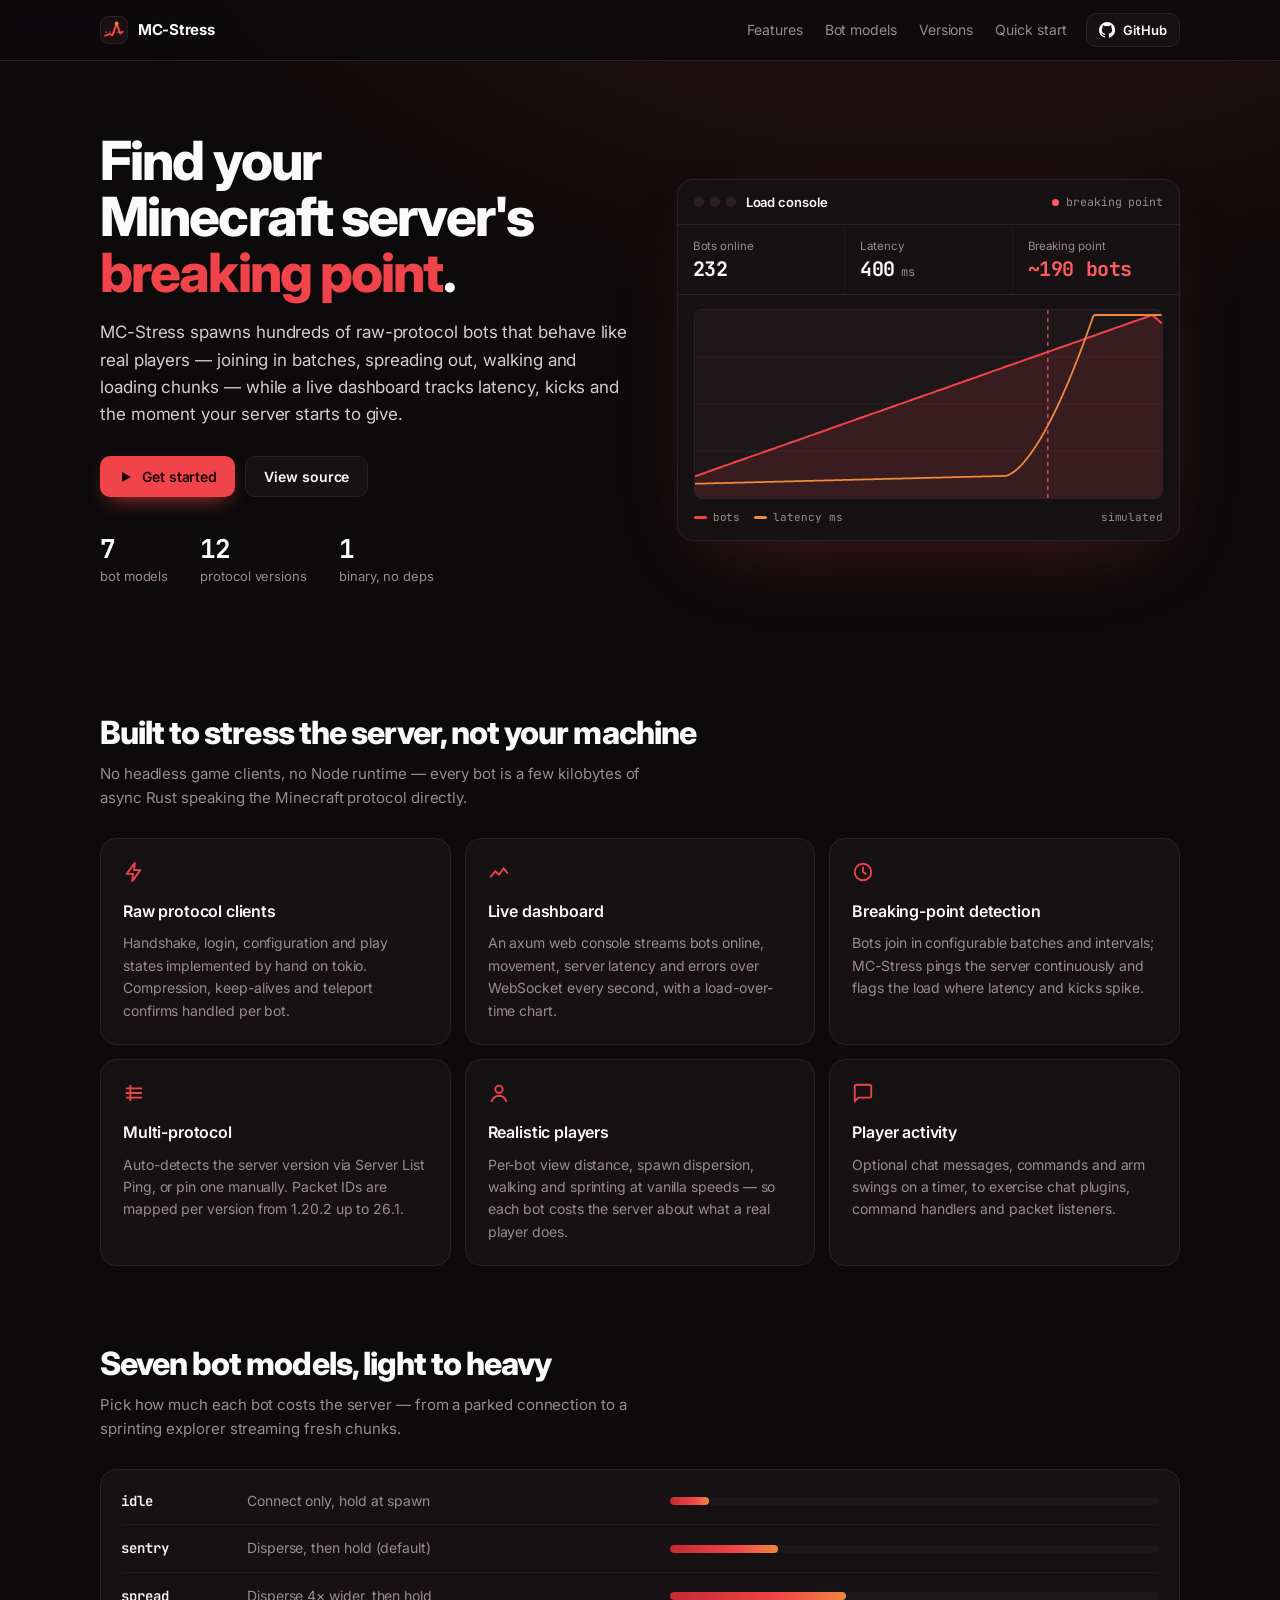
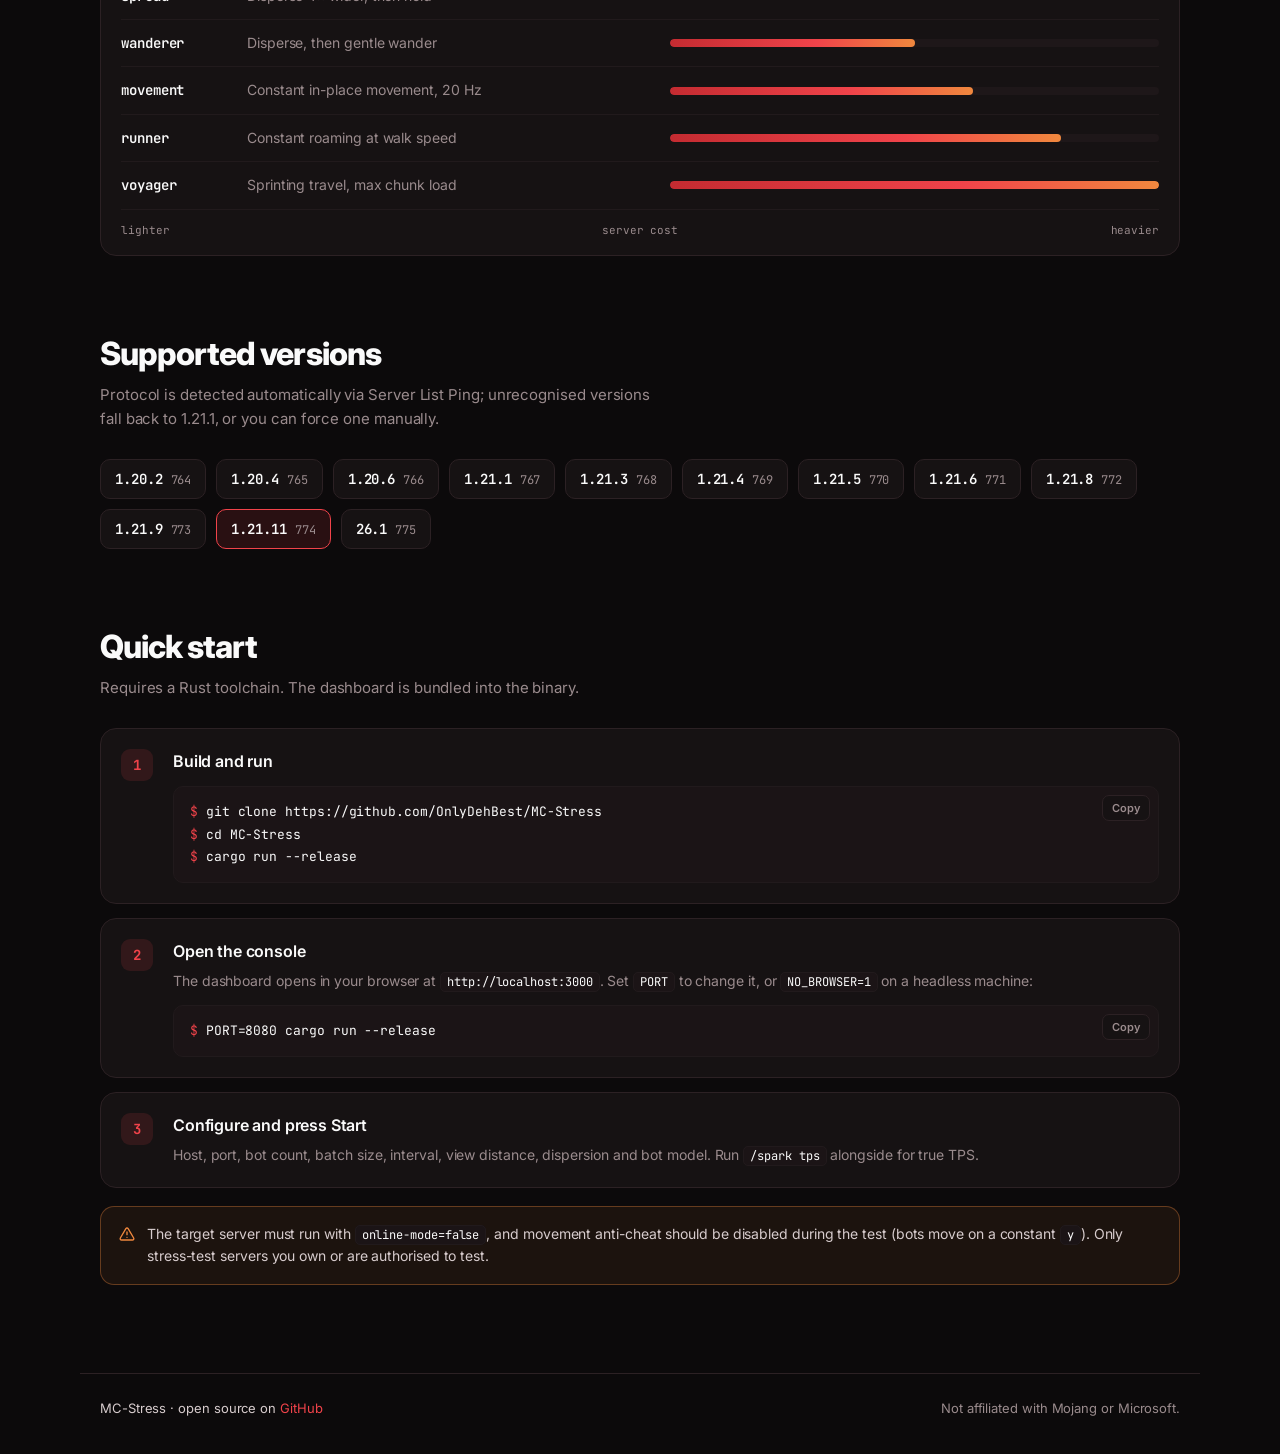
<file: site/index.html>
<!doctype html>
<html lang="en">
<head>
  <meta charset="utf-8">
  <meta name="viewport" content="width=device-width, initial-scale=1">
  <title>MC-Stress — Minecraft load testing in Rust</title>
  <meta name="description" content="MC-Stress: raw Minecraft protocol bots on tokio, a live axum dashboard and breaking-point detection for load testing Minecraft servers.">
  <meta name="theme-color" content="#0c0a0b">
  <meta property="og:title" content="MC-Stress">
  <meta property="og:description" content="Load test your Minecraft server with lightweight raw-protocol bots and find its breaking point.">
  <link rel="icon" href="favicon.svg" type="image/svg+xml">
  <link rel="preconnect" href="https://fonts.googleapis.com">
  <link rel="preconnect" href="https://fonts.gstatic.com" crossorigin>
  <link rel="stylesheet" href="https://fonts.googleapis.com/css2?family=Inter:wght@400;500;600;700;800&family=JetBrains+Mono:wght@400;500;600&display=swap">
  <link rel="stylesheet" href="style.css">
</head>
<body>
  <header class="topbar">
    <div class="wrap topbar-in">
      <a class="brand" href="#top" aria-label="MC-Stress home">
        <svg class="logo" viewBox="0 0 32 32" aria-hidden="true"><rect x=".5" y=".5" width="31" height="31" rx="9" fill="#1b1012" stroke="#3a2225"/><line x1="6" y1="18.5" x2="26" y2="18.5" stroke="#ff5c61" stroke-width="1.4" stroke-dasharray="2.2 2.2" opacity=".7"/><path d="M6 22.5l4.5-1.8 3.8 1.2L19 8.5l4 11.5 3-2" fill="none" stroke="#f0434a" stroke-width="2.3" stroke-linecap="round" stroke-linejoin="round"/><circle cx="19" cy="8.5" r="2.1" fill="#f0883e"/></svg>
        <span>MC-Stress</span>
      </a>
      <nav class="nav">
        <a href="#features">Features</a>
        <a href="#models">Bot models</a>
        <a href="#versions">Versions</a>
        <a href="#start">Quick start</a>
      </nav>
      <a class="btn sec sm" href="https://github.com/OnlyDehBest/MC-Stress">
        <svg class="ico fill" viewBox="0 0 16 16" aria-hidden="true"><path d="M8 0a8 8 0 0 0-2.53 15.59c.4.07.55-.17.55-.38v-1.33c-2.23.48-2.7-1.07-2.7-1.07-.36-.92-.89-1.17-.89-1.17-.73-.5.06-.49.06-.49.8.06 1.23.83 1.23.83.72 1.22 1.87.87 2.33.67.07-.52.28-.87.5-1.07-1.78-.2-3.65-.89-3.65-3.95 0-.87.31-1.59.82-2.15-.08-.2-.36-1.02.08-2.12 0 0 .67-.22 2.2.82a7.6 7.6 0 0 1 4 0c1.53-1.04 2.2-.82 2.2-.82.44 1.1.16 1.92.08 2.12.51.56.82 1.28.82 2.15 0 3.07-1.87 3.75-3.66 3.95.29.25.54.73.54 1.48v2.2c0 .21.15.46.55.38A8 8 0 0 0 8 0z"/></svg>
        <span class="hide-sm">GitHub</span>
      </a>
    </div>
  </header>

  <main id="top">
    <section class="hero wrap">
      <div class="hero-copy">
        <h1>Find your Minecraft server's <em>breaking point</em>.</h1>
        <p class="lead">MC-Stress spawns hundreds of raw-protocol bots that behave like real players — joining in batches, spreading out, walking and loading chunks — while a live dashboard tracks latency, kicks and the moment your server starts to give.</p>
        <div class="cta">
          <a class="btn pri" href="#start"><svg class="ico fill" viewBox="0 0 16 16" aria-hidden="true"><path d="M4 3l9 5-9 5z"/></svg>Get started</a>
          <a class="btn sec" href="https://github.com/OnlyDehBest/MC-Stress">View source</a>
        </div>
        <ul class="facts">
          <li><b>7</b><span>bot models</span></li>
          <li><b>12</b><span>protocol versions</span></li>
          <li><b>1</b><span>binary, no deps</span></li>
        </ul>
      </div>

      <div class="console panel" aria-label="Dashboard preview">
        <div class="ph">
          <span class="dots"><i></i><i></i><i></i></span>
          <span class="ph-title">Load console</span>
          <span class="status live"><span class="d"></span><span id="demoState">ramping</span></span>
        </div>
        <div class="kpis">
          <div class="kpi"><div class="sl">Bots online</div><div class="sv" id="dBots">0</div></div>
          <div class="kpi"><div class="sl">Latency</div><div class="sv" id="dLat">—</div></div>
          <div class="kpi"><div class="sl">Breaking point</div><div class="sv" id="dBp">—</div></div>
        </div>
        <div class="chartpad">
          <svg id="demoChart" viewBox="0 0 400 150" preserveAspectRatio="none" role="img" aria-label="Simulated chart of bots and latency over time"></svg>
          <div class="legend"><span><i style="background:var(--acc)"></i>bots</span><span><i style="background:var(--high)"></i>latency ms</span><span class="muted">simulated</span></div>
        </div>
      </div>
    </section>

    <section id="features" class="wrap block">
      <h2>Built to stress the server, not your machine</h2>
      <p class="sec-sub">No headless game clients, no Node runtime — every bot is a few kilobytes of async Rust speaking the Minecraft protocol directly.</p>
      <div class="grid">
        <article class="card">
          <svg class="ico lg" viewBox="0 0 24 24" aria-hidden="true"><path d="M13 2L4 14h7l-1 8 9-12h-7z"/></svg>
          <h3>Raw protocol clients</h3>
          <p>Handshake, login, configuration and play states implemented by hand on tokio. Compression, keep-alives and teleport confirms handled per bot.</p>
        </article>
        <article class="card">
          <svg class="ico lg" viewBox="0 0 24 24" aria-hidden="true"><path d="M3 17l5-6 4 4 5-7 4 5"/></svg>
          <h3>Live dashboard</h3>
          <p>An axum web console streams bots online, movement, server latency and errors over WebSocket every second, with a load-over-time chart.</p>
        </article>
        <article class="card">
          <svg class="ico lg" viewBox="0 0 24 24" aria-hidden="true"><circle cx="12" cy="12" r="9"/><path d="M12 7v5l3 2"/></svg>
          <h3>Breaking-point detection</h3>
          <p>Bots join in configurable batches and intervals; MC-Stress pings the server continuously and flags the load where latency and kicks spike.</p>
        </article>
        <article class="card">
          <svg class="ico lg" viewBox="0 0 24 24" aria-hidden="true"><path d="M4 7h16M4 12h16M4 17h16"/><path d="M8 4v16"/></svg>
          <h3>Multi-protocol</h3>
          <p>Auto-detects the server version via Server List Ping, or pin one manually. Packet IDs are mapped per version from 1.20.2 up to 26.1.</p>
        </article>
        <article class="card">
          <svg class="ico lg" viewBox="0 0 24 24" aria-hidden="true"><circle cx="12" cy="8" r="4"/><path d="M4 21c1.5-4 4.5-6 8-6s6.5 2 8 6"/></svg>
          <h3>Realistic players</h3>
          <p>Per-bot view distance, spawn dispersion, walking and sprinting at vanilla speeds — so each bot costs the server about what a real player does.</p>
        </article>
        <article class="card">
          <svg class="ico lg" viewBox="0 0 24 24" aria-hidden="true"><path d="M21 15a2 2 0 0 1-2 2H7l-4 4V5a2 2 0 0 1 2-2h14a2 2 0 0 1 2 2z"/></svg>
          <h3>Player activity</h3>
          <p>Optional chat messages, commands and arm swings on a timer, to exercise chat plugins, command handlers and packet listeners.</p>
        </article>
      </div>
    </section>

    <section id="models" class="wrap block">
      <h2>Seven bot models, light to heavy</h2>
      <p class="sec-sub">Pick how much each bot costs the server — from a parked connection to a sprinting explorer streaming fresh chunks.</p>
      <div class="models panel">
        <div class="model"><code>idle</code><span>Connect only, hold at spawn</span><div class="meter" style="--w:8%"></div></div>
        <div class="model"><code>sentry</code><span>Disperse, then hold (default)</span><div class="meter" style="--w:22%"></div></div>
        <div class="model"><code>spread</code><span>Disperse 4× wider, then hold</span><div class="meter" style="--w:36%"></div></div>
        <div class="model"><code>wanderer</code><span>Disperse, then gentle wander</span><div class="meter" style="--w:50%"></div></div>
        <div class="model"><code>movement</code><span>Constant in-place movement, 20 Hz</span><div class="meter" style="--w:62%"></div></div>
        <div class="model"><code>runner</code><span>Constant roaming at walk speed</span><div class="meter" style="--w:80%"></div></div>
        <div class="model"><code>voyager</code><span>Sprinting travel, max chunk load</span><div class="meter" style="--w:100%"></div></div>
        <div class="model-axis"><span>lighter</span><span>server cost</span><span>heavier</span></div>
      </div>
    </section>

    <section id="versions" class="wrap block">
      <h2>Supported versions</h2>
      <p class="sec-sub">Protocol is detected automatically via Server List Ping; unrecognised versions fall back to 1.21.1, or you can force one manually.</p>
      <div class="versions">
        <span class="ver"><b>1.20.2</b><small>764</small></span>
        <span class="ver"><b>1.20.4</b><small>765</small></span>
        <span class="ver"><b>1.20.6</b><small>766</small></span>
        <span class="ver"><b>1.21.1</b><small>767</small></span>
        <span class="ver"><b>1.21.3</b><small>768</small></span>
        <span class="ver"><b>1.21.4</b><small>769</small></span>
        <span class="ver"><b>1.21.5</b><small>770</small></span>
        <span class="ver"><b>1.21.6</b><small>771</small></span>
        <span class="ver"><b>1.21.8</b><small>772</small></span>
        <span class="ver"><b>1.21.9</b><small>773</small></span>
        <span class="ver new"><b>1.21.11</b><small>774</small></span>
        <span class="ver"><b>26.1</b><small>775</small></span>
      </div>
    </section>

    <section id="start" class="wrap block">
      <h2>Quick start</h2>
      <p class="sec-sub">Requires a Rust toolchain. The dashboard is bundled into the binary.</p>
      <div class="steps">
        <div class="step">
          <span class="n">1</span>
          <div>
            <h3>Build and run</h3>
            <div class="code"><button class="copy" data-copy="git clone https://github.com/OnlyDehBest/MC-Stress&#10;cd MC-Stress&#10;cargo run --release">Copy</button><pre><span class="p">$</span> git clone https://github.com/OnlyDehBest/MC-Stress
<span class="p">$</span> cd MC-Stress
<span class="p">$</span> cargo run --release</pre></div>
          </div>
        </div>
        <div class="step">
          <span class="n">2</span>
          <div>
            <h3>Open the console</h3>
            <p>The dashboard opens in your browser at <code>http://localhost:3000</code>. Set <code>PORT</code> to change it, or <code>NO_BROWSER=1</code> on a headless machine:</p>
            <div class="code"><button class="copy" data-copy="PORT=8080 cargo run --release">Copy</button><pre><span class="p">$</span> PORT=8080 cargo run --release</pre></div>
          </div>
        </div>
        <div class="step">
          <span class="n">3</span>
          <div>
            <h3>Configure and press Start</h3>
            <p>Host, port, bot count, batch size, interval, view distance, dispersion and bot model. Run <code>/spark tps</code> alongside for true TPS.</p>
          </div>
        </div>
      </div>

      <div class="note">
        <svg class="ico" viewBox="0 0 24 24" aria-hidden="true"><path d="M12 9v4M12 17h.01"/><path d="M10.3 3.9L2 18a2 2 0 0 0 1.7 3h16.6a2 2 0 0 0 1.7-3L13.7 3.9a2 2 0 0 0-3.4 0z"/></svg>
        <p>The target server must run with <code>online-mode=false</code>, and movement anti-cheat should be disabled during the test (bots move on a constant <code>y</code>). Only stress-test servers you own or are authorised to test.</p>
      </div>
    </section>
  </main>

  <footer class="foot wrap">
    <span>MC-Stress · open source on <a href="https://github.com/OnlyDehBest/MC-Stress">GitHub</a></span>
    <span class="muted">Not affiliated with Mojang or Microsoft.</span>
  </footer>

  <script src="app.js"></script>
</body>
</html>
</file>
<file: site/style.css>
:root {
  --bg:#0c0a0b; --card:#161213; --card2:#1e1719; --line:#2c2124; --line2:#211a1c;
  --fg:#d7cccd; --hd:#fafafa; --muted:#9a8b8d;
  --acc:#f0434a; --acc2:#c42b31; --accl:rgba(240,67,74,.13);
  --ok:#58c97a; --high:#f0883e; --crit:#ff5c61;
  --code:#1b1416; --glass:rgba(12,10,11,.82);
  --fs:'Inter',ui-sans-serif,system-ui,-apple-system,'Segoe UI',Roboto,sans-serif;
  --fm:'JetBrains Mono',ui-monospace,SFMono-Regular,Menlo,Consolas,monospace;
  color-scheme: dark;
}
* { box-sizing:border-box; }
html { scroll-behavior:smooth; scroll-padding-top:72px; }
body { margin:0; background:var(--bg); color:var(--fg); font:15px/1.6 var(--fs); letter-spacing:-.005em; -webkit-font-smoothing:antialiased; overflow-x:hidden; }
body::before { content:""; position:fixed; inset:-20% -10% auto; height:70vh; background:radial-gradient(ellipse at 70% 0%, rgba(240,67,74,.16), transparent 60%); pointer-events:none; z-index:-1; }
a { color:var(--acc); text-decoration:none; }
a:hover { text-decoration:underline; }
code { font-family:var(--fm); font-size:.86em; background:var(--code); border:1px solid var(--line2); padding:1px 6px; border-radius:5px; color:var(--hd); }
svg { display:block; }
.wrap { max-width:1120px; margin:0 auto; padding:0 20px; }
.muted { color:var(--muted); }
.ico { width:16px; height:16px; flex:none; fill:none; stroke:currentColor; stroke-width:2; stroke-linecap:round; stroke-linejoin:round; }
.ico.fill { fill:currentColor; stroke:none; }
.ico.lg { width:22px; height:22px; color:var(--acc); }

.topbar { position:sticky; top:0; z-index:10; border-bottom:1px solid var(--line); background:var(--glass); backdrop-filter:saturate(1.2) blur(10px); -webkit-backdrop-filter:saturate(1.2) blur(10px); }
.topbar-in { display:flex; align-items:center; gap:20px; height:60px; }
.brand { display:flex; align-items:center; gap:10px; color:var(--hd); font-weight:700; letter-spacing:-.02em; }
.brand:hover { text-decoration:none; }
.logo { width:28px; height:28px; }
.nav { display:flex; gap:22px; margin-left:auto; }
.nav a { color:var(--muted); font-size:14px; }
.nav a:hover { color:var(--hd); text-decoration:none; }

.btn { display:inline-flex; align-items:center; gap:8px; border:0; border-radius:10px; padding:11px 18px; font:600 14px var(--fs); cursor:pointer; transition:filter .12s, border-color .15s, transform .1s; }
.btn:hover { text-decoration:none; }
.btn:active { transform:scale(.97); }
.btn.pri { background:var(--acc); color:#1a0608; box-shadow:0 8px 22px -10px var(--acc); }
.btn.pri:hover { filter:brightness(1.08); }
.btn.sec { background:var(--card); color:var(--hd); border:1px solid var(--line); }
.btn.sec:hover { border-color:var(--acc); }
.btn.sm { padding:8px 12px; font-size:13px; }

.hero { display:grid; grid-template-columns:1.05fr 1fr; gap:48px; align-items:center; padding-top:72px; padding-bottom:56px; }
h1 { margin:0; font-size:clamp(34px,5vw,54px); font-weight:800; letter-spacing:-.035em; line-height:1.04; color:var(--hd); text-wrap:balance; }
h1 em { font-style:normal; color:var(--acc); }
.lead { margin:18px 0 0; font-size:17px; color:var(--fg); max-width:56ch; }
.cta { display:flex; gap:10px; margin-top:28px; flex-wrap:wrap; }
.facts { list-style:none; display:flex; gap:32px; padding:0; margin:34px 0 0; }
.facts li { display:flex; flex-direction:column; }
.facts b { font:700 26px var(--fm); color:var(--hd); letter-spacing:-.03em; }
.facts span { font-size:13px; color:var(--muted); }

.panel { background:var(--card); border:1px solid var(--line); border-radius:16px; }
.console { box-shadow:0 30px 80px -30px rgba(240,67,74,.28), 0 0 0 1px rgba(255,255,255,.02); overflow:hidden; }
.ph { display:flex; align-items:center; gap:10px; padding:12px 16px; border-bottom:1px solid var(--line); }
.dots { display:flex; gap:6px; }
.dots i { width:10px; height:10px; border-radius:50%; background:var(--line); }
.ph-title { font-size:13px; font-weight:600; color:var(--hd); }
.status { margin-left:auto; display:inline-flex; align-items:center; gap:7px; font-family:var(--fm); font-size:11.5px; color:var(--muted); }
.status .d { width:7px; height:7px; border-radius:50%; background:var(--ok); animation:pulse 1.6s infinite; }
.status.crit .d { background:var(--crit); }
@keyframes pulse { 0%{box-shadow:0 0 0 0 rgba(88,201,122,.35)} 70%{box-shadow:0 0 0 6px transparent} 100%{box-shadow:0 0 0 0 transparent} }
.kpis { display:grid; grid-template-columns:repeat(3,1fr); gap:1px; background:var(--line2); border-bottom:1px solid var(--line); }
.kpi { background:var(--card); padding:12px 15px; min-width:0; }
.kpi .sl { font-size:11.5px; color:var(--muted); }
.kpi .sv { font:700 20px var(--fm); color:var(--hd); font-variant-numeric:tabular-nums; letter-spacing:-.02em; white-space:nowrap; }
.kpi .sv.crit { color:var(--crit); }
.chartpad { padding:14px 16px 14px; }
#demoChart { width:100%; height:190px; background:var(--card2); border:1px solid var(--line); border-radius:8px; }
.legend { display:flex; gap:14px; margin-top:10px; font-family:var(--fm); font-size:11px; color:var(--muted); }
.legend i { display:inline-block; width:13px; height:3px; border-radius:2px; margin-right:6px; vertical-align:middle; }
.legend .muted { margin-left:auto; }

.block { padding-top:72px; padding-bottom:8px; }
h2 { margin:0; font-size:clamp(24px,3vw,32px); font-weight:800; letter-spacing:-.03em; color:var(--hd); line-height:1.15; }
.sec-sub { margin:10px 0 28px; color:var(--muted); max-width:62ch; }
h3 { margin:0; font-size:16px; font-weight:600; color:var(--hd); letter-spacing:-.01em; }

.grid { display:grid; grid-template-columns:repeat(3,1fr); gap:14px; }
.card { background:var(--card); border:1px solid var(--line); border-radius:16px; padding:22px; transition:border-color .2s, transform .2s; }
.card:hover { border-color:#4a2a2e; transform:translateY(-2px); }
.card h3 { margin-top:16px; }
.card p { margin:8px 0 0; color:var(--muted); font-size:14px; }

.models { padding:8px 20px 16px; }
.model { display:grid; grid-template-columns:110px 1fr 1.2fr; gap:16px; align-items:center; padding:12px 0; border-bottom:1px solid var(--line2); }
.model code { background:none; border:0; padding:0; color:var(--hd); font-weight:600; font-size:14px; }
.model span { color:var(--muted); font-size:14px; }
.meter { height:8px; border-radius:4px; background:var(--card2); position:relative; overflow:hidden; }
.meter::after { content:""; position:absolute; inset:0 auto 0 0; width:var(--w); border-radius:4px; background:linear-gradient(90deg, var(--acc2), var(--acc) 60%, var(--high)); transform-origin:left; transform:scaleX(0); transition:transform 1s cubic-bezier(.2,.7,.2,1); }
.models.in .meter::after { transform:scaleX(1); }
.model-axis { display:grid; grid-template-columns:1fr auto 1fr; padding-top:12px; font-family:var(--fm); font-size:11px; color:var(--muted); }
.model-axis span:last-child { text-align:right; }

.versions { display:flex; flex-wrap:wrap; gap:10px; }
.ver { display:inline-flex; align-items:baseline; gap:8px; padding:10px 14px; background:var(--card); border:1px solid var(--line); border-radius:10px; }
.ver b { font:600 14px var(--fm); color:var(--hd); }
.ver small { font:12px var(--fm); color:var(--muted); }
.ver.new { border-color:var(--acc); background:var(--accl); }

.steps { display:grid; gap:14px; }
.step { display:grid; grid-template-columns:36px 1fr; gap:16px; background:var(--card); border:1px solid var(--line); border-radius:16px; padding:20px; }
.step .n { width:32px; height:32px; border-radius:9px; display:grid; place-items:center; background:var(--accl); color:var(--acc); font:700 14px var(--fm); }
.step > div { min-width:0; }
.step p { margin:6px 0 0; color:var(--muted); font-size:14px; }
.code { position:relative; margin-top:12px; background:var(--code); border:1px solid var(--line2); border-radius:10px; }
.code pre { margin:0; padding:14px 16px; overflow-x:auto; font:13px/1.7 var(--fm); color:var(--hd); }
.code .p { color:var(--acc); user-select:none; }
.copy { position:absolute; top:8px; right:8px; font:600 11px var(--fs); color:var(--muted); background:var(--card); border:1px solid var(--line); border-radius:7px; padding:5px 9px; cursor:pointer; }
.copy:hover { color:var(--hd); border-color:var(--acc); }

.note { display:flex; gap:12px; align-items:flex-start; margin-top:18px; padding:16px 18px; border:1px solid rgba(240,136,62,.35); background:rgba(240,136,62,.07); border-radius:14px; }
.note .ico { color:var(--high); margin-top:3px; }
.note p { margin:0; font-size:14px; }

.foot { display:flex; justify-content:space-between; gap:12px; flex-wrap:wrap; margin-top:80px; padding-top:24px; padding-bottom:36px; border-top:1px solid var(--line); font-size:13px; }

@media (max-width: 900px) {
  .hero { grid-template-columns:1fr; padding-top:44px; gap:36px; }
  .grid { grid-template-columns:1fr 1fr; }
  .nav { display:none; }
  .topbar-in .btn { margin-left:auto; }
}
@media (max-width: 600px) {
  .grid { grid-template-columns:1fr; }
  .model { grid-template-columns:90px 1fr; gap:6px 12px; }
  .model .meter { grid-column:1 / -1; }
  .facts { gap:22px; }
  .hide-sm { display:none; }
  .kpi .sv { font-size:17px; }
  .step { grid-template-columns:1fr; gap:10px; }
}
@media (prefers-reduced-motion: reduce) {
  html { scroll-behavior:auto; }
  .status .d { animation:none; }
  .meter::after { transition:none; }
  .card { transition:none; }
}
</file>
